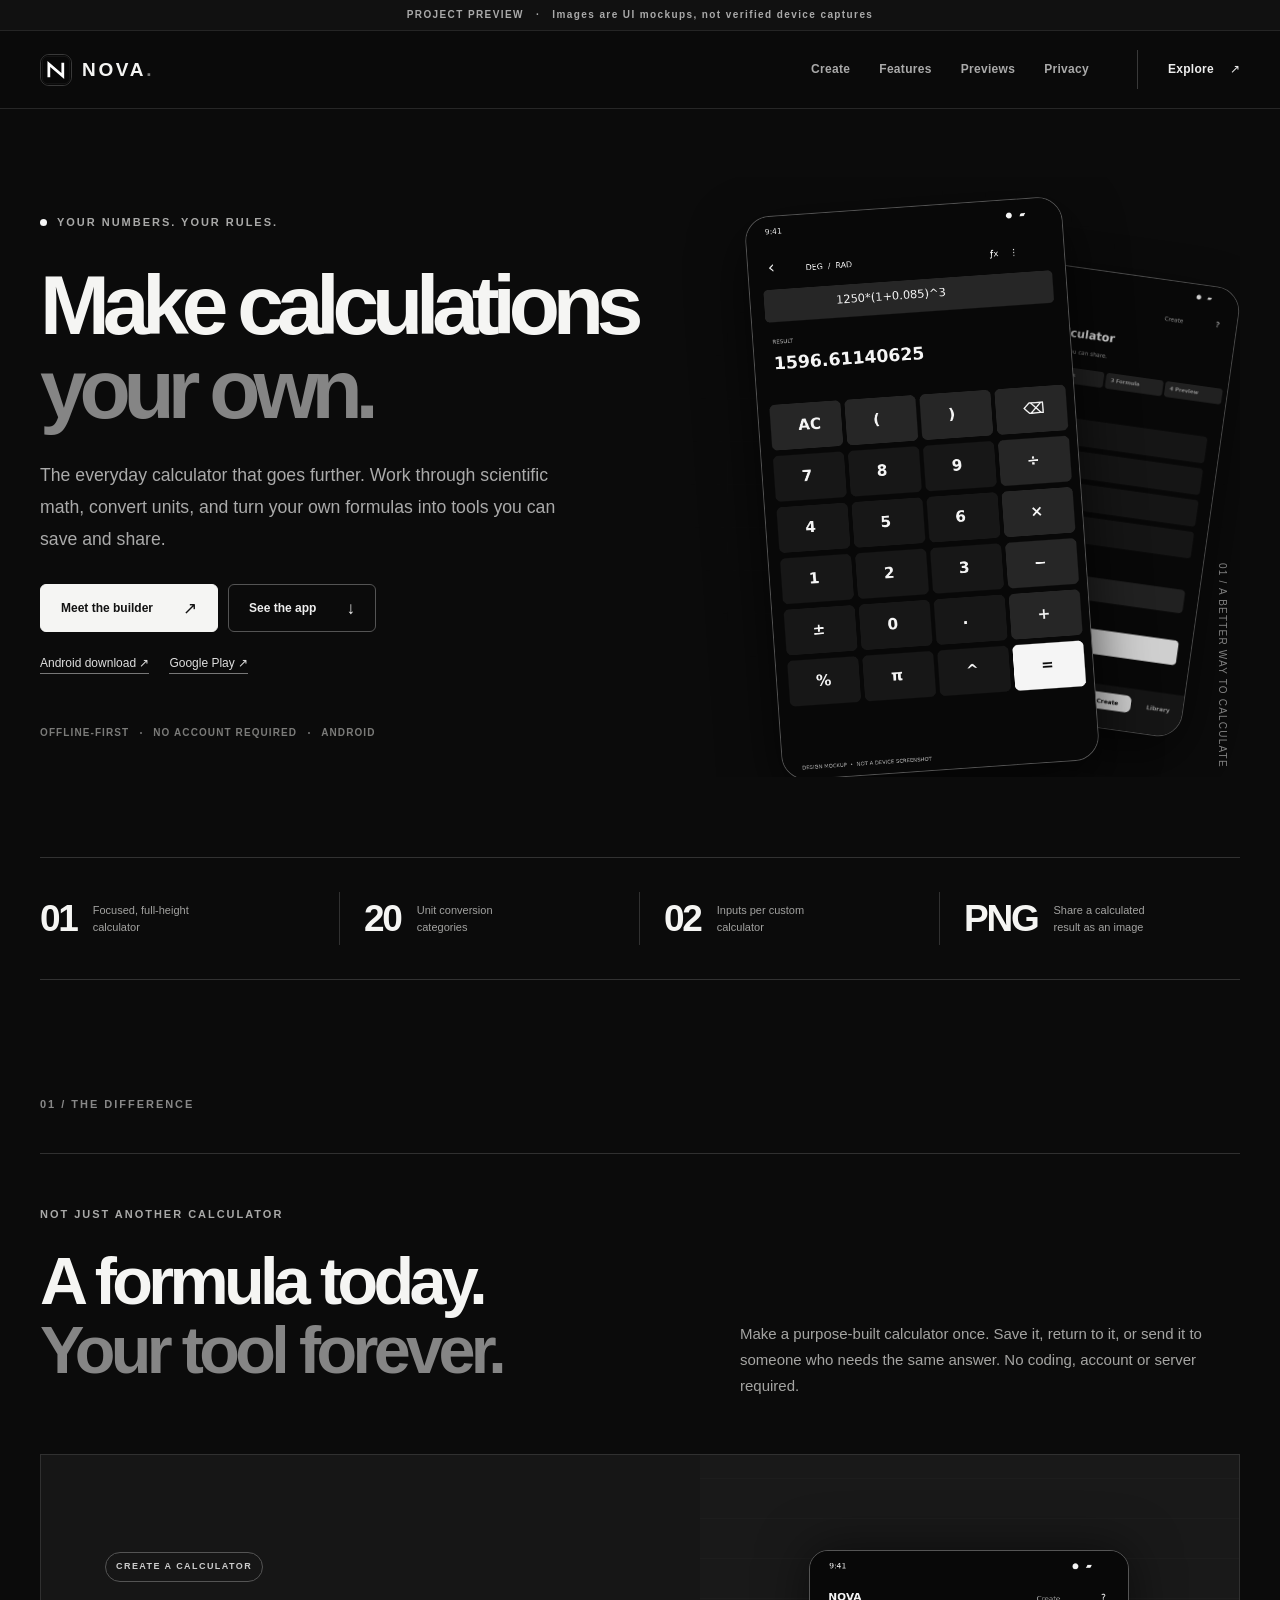
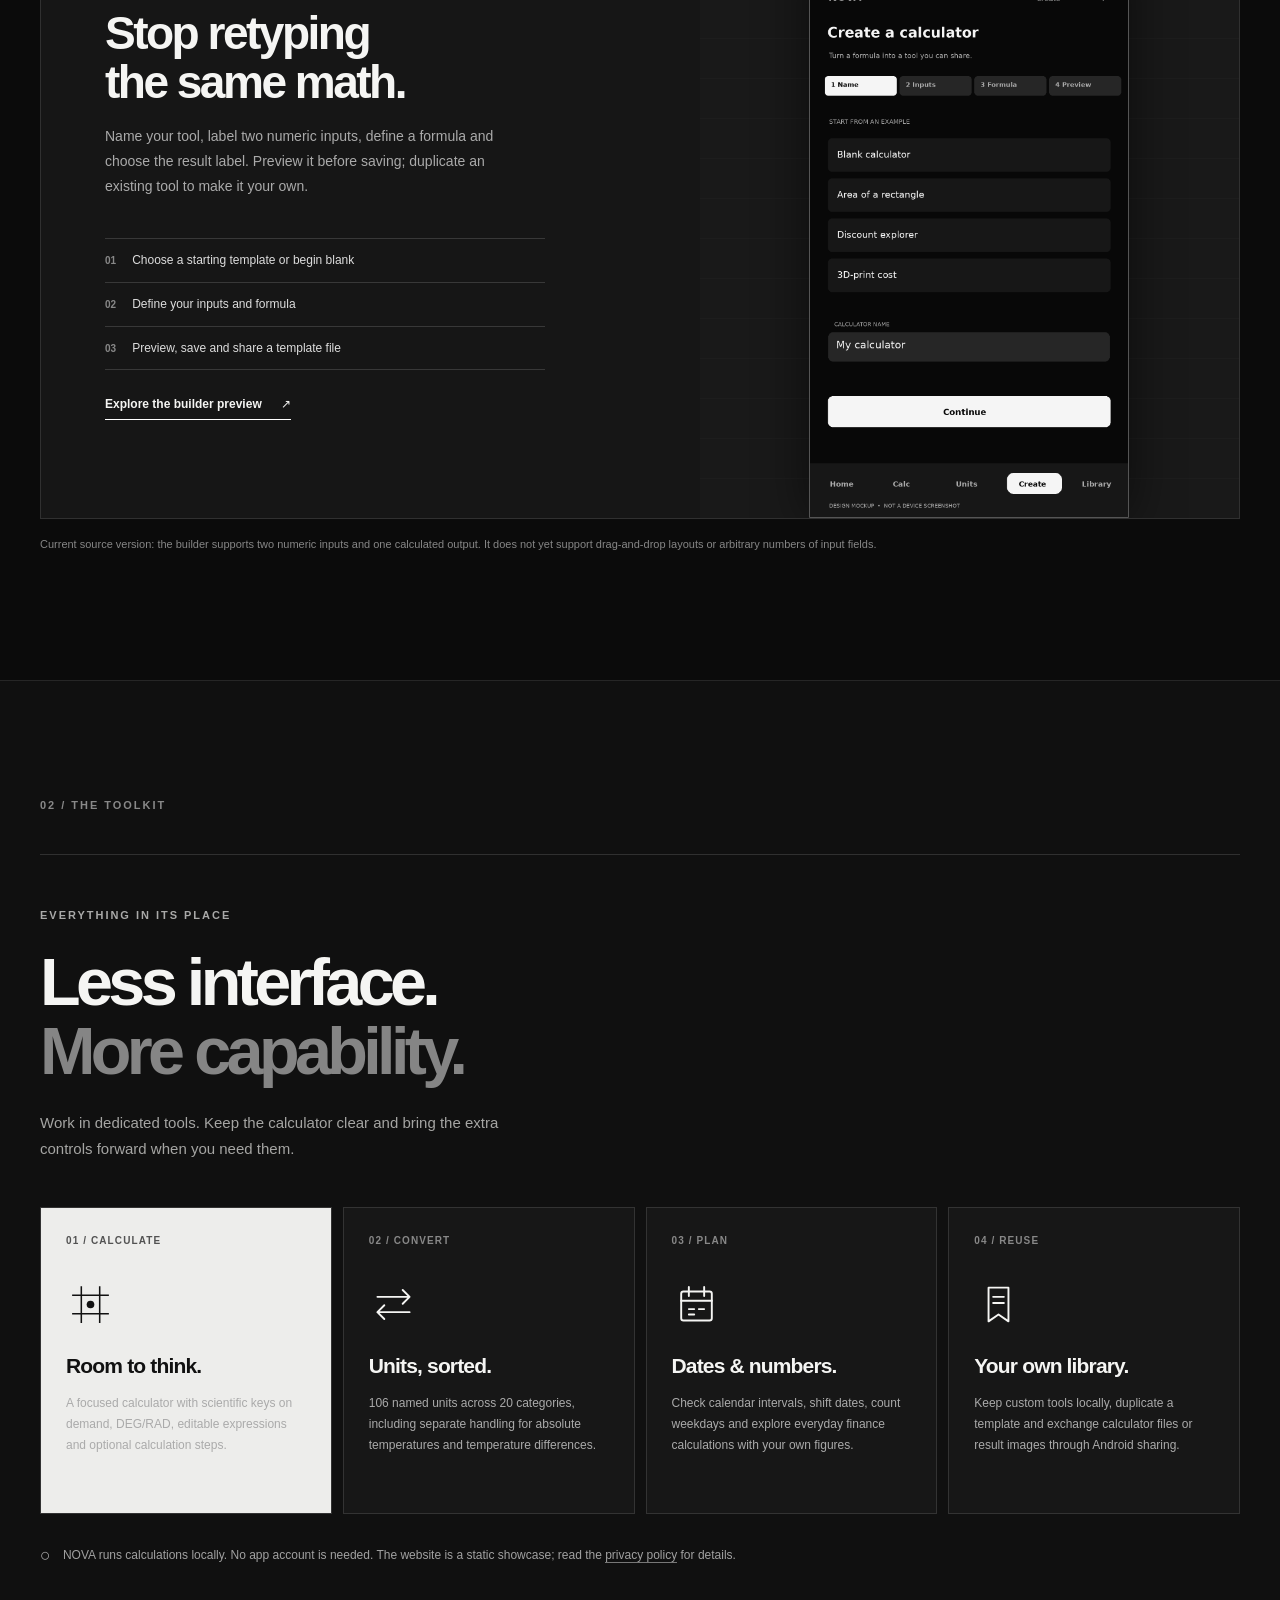
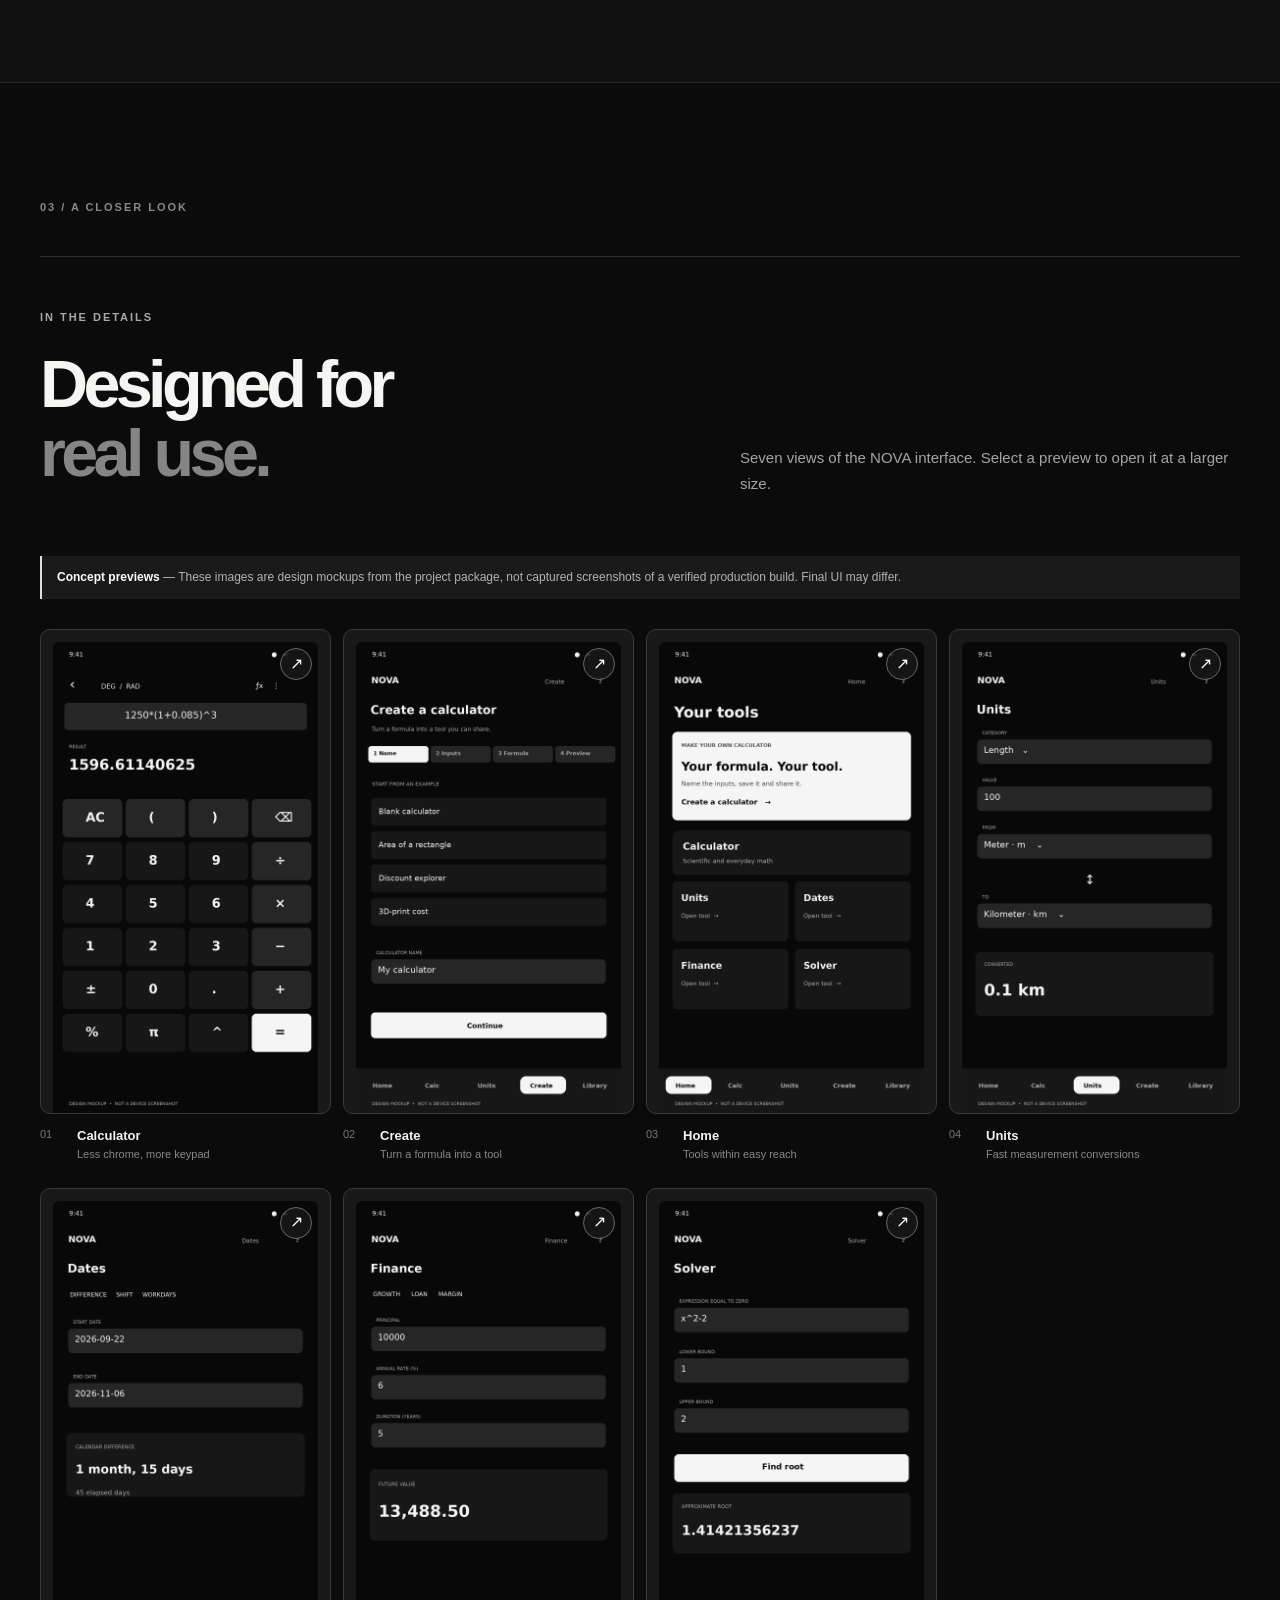
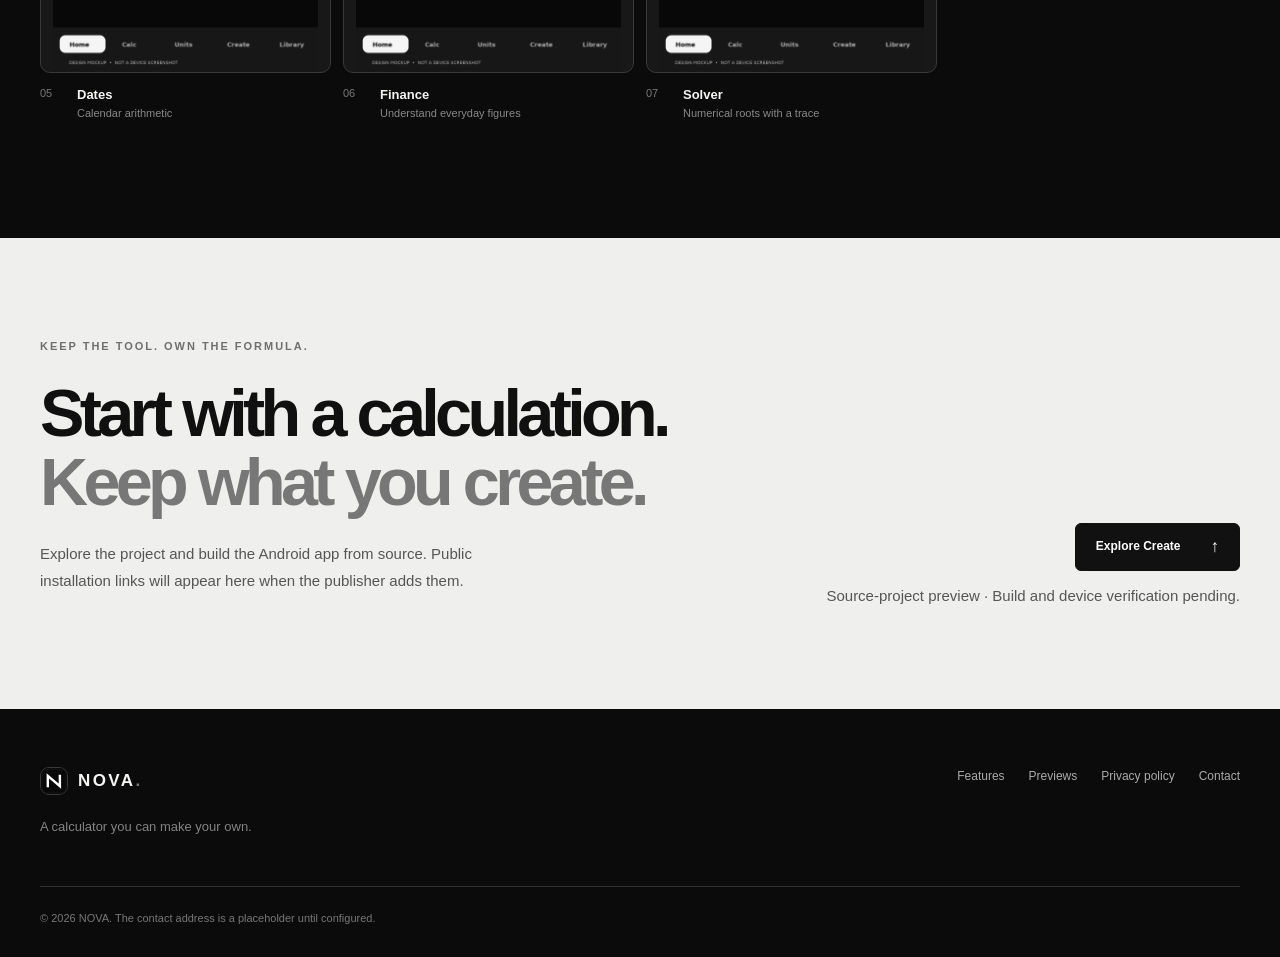
<file: index.html>
<!doctype html>
<html lang="en">
<head>
  <meta charset="utf-8">
  <meta name="viewport" content="width=device-width, initial-scale=1, viewport-fit=cover">
  <meta name="theme-color" content="#0b0b0b">
  <meta name="color-scheme" content="dark">
  <meta name="description" content="NOVA is an offline Android calculator with scientific tools, unit conversions and a no-code builder for reusable, shareable two-input calculators. Explore the app preview.">
  <meta property="og:type" content="website">
  <meta property="og:title" content="NOVA — Make calculations your own">
  <meta property="og:description" content="A focused offline Android calculator, plus a no-code way to build, save and share your own calculation tools.">
  <meta property="og:image" content="assets/og-preview.png">
  <meta name="twitter:card" content="summary_large_image">
  <meta name="twitter:title" content="NOVA — Make calculations your own">
  <meta name="twitter:description" content="An offline Android calculator you can shape around your own formulas.">
  <link rel="icon" type="image/svg+xml" href="assets/icons/nova-icon.svg">
  <link rel="apple-touch-icon" href="assets/icons/nova-icon-512.png">
  <link rel="stylesheet" href="styles.css">
  <script src="config.js" defer></script>
  <script src="site.js" defer></script>
  <title>NOVA — The calculator you can make your own</title>
</head>
<body>
<a class="skip-link" href="#main">Skip to content</a>
<div class="announcement" role="note">PROJECT PREVIEW <span aria-hidden="true">·</span> Images are UI mockups, not verified device captures</div>
<header class="site-header">
  <div class="wrap header-inner">
    <a class="brand" href="#top" aria-label="NOVA home"><img src="assets/icons/nova-icon.svg" width="32" height="32" alt=""/><span>NOVA<span class="brand-dot">.</span></span></a>
    <nav class="nav" aria-label="Main navigation"><a href="#create">Create</a><a href="#features">Features</a><a href="#screenshots">Previews</a><a href="privacy-policy.html">Privacy</a></nav>
    <a class="header-action" href="#screenshots">Explore <span aria-hidden="true">↗</span></a>
  </div>
</header>
<main id="main">
  <section class="hero wrap" id="top" aria-labelledby="hero-title">
    <div class="hero-copy">
      <p class="eyebrow"><span class="pulse" aria-hidden="true"></span> YOUR NUMBERS. YOUR RULES.</p>
      <h1 id="hero-title">Make calculations<br><em>your own.</em></h1>
      <p class="hero-lead">The everyday calculator that goes further. Work through scientific math, convert units, and turn your own formulas into tools you can save and share.</p>
      <div class="hero-actions">
        <a class="button button-white" href="#create">Meet the builder <span aria-hidden="true">↗</span></a>
        <a class="button button-ghost" href="#screenshots">See the app <span aria-hidden="true">↓</span></a>
      </div>
      <div class="release-links" id="release-links" hidden aria-label="Official app links"><a class="text-link" data-link="github" href="#" hidden>Source code <span aria-hidden="true">↗</span></a><a class="text-link" data-link="download" href="#" hidden>Android download <span aria-hidden="true">↗</span></a><a class="text-link" data-link="play" href="#" hidden>Google Play <span aria-hidden="true">↗</span></a></div>
      <div class="hero-foot"><span>OFFLINE-FIRST</span><i aria-hidden="true"></i><span>NO ACCOUNT REQUIRED</span><i aria-hidden="true"></i><span>ANDROID</span></div>
    </div>
    <div class="hero-stage" aria-label="NOVA calculator and builder UI concept previews">
      <div class="stage-grid" aria-hidden="true"></div>
      <div class="hero-shot hero-shot-back"><img src="assets/screenshots/07-builder-MOCKUP.png" alt="NOVA builder screen concept" width="1080" height="1920" decoding="async" fetchpriority="low"></div>
      <div class="hero-shot hero-shot-front"><img src="assets/screenshots/02-calculator-MOCKUP.png" alt="NOVA focused calculator screen concept" width="1080" height="1920" fetchpriority="high"></div>
      <span class="stage-label">01 / A BETTER WAY TO CALCULATE</span>
    </div>
  </section>
  <div class="rule wrap" aria-hidden="true"></div>
  <section class="proof wrap" aria-label="NOVA at a glance"><div><strong>01</strong><span>Focused, full-height calculator</span></div><div><strong>20</strong><span>Unit conversion categories</span></div><div><strong>02</strong><span>Inputs per custom calculator</span></div><div><strong>PNG</strong><span>Share a calculated result as an image</span></div></section>
  <section class="section wrap create-section" id="create" aria-labelledby="create-title">
    <div class="section-index">01 / THE DIFFERENCE</div>
    <div class="section-head split-head"><div><p class="eyebrow">NOT JUST ANOTHER CALCULATOR</p><h2 id="create-title">A formula today.<br><em>Your tool forever.</em></h2></div><p>Make a purpose-built calculator once. Save it, return to it, or send it to someone who needs the same answer. No coding, account or server required.</p></div>
    <div class="builder-showcase">
      <div class="builder-copy"><span class="label-pill">CREATE A CALCULATOR</span><h3>Stop retyping<br>the same math.</h3><p>Name your tool, label two numeric inputs, define a formula and choose the result label. Preview it before saving; duplicate an existing tool to make it your own.</p><ol class="steps"><li><span>01</span> Choose a starting template or begin blank</li><li><span>02</span> Define your inputs and formula</li><li><span>03</span> Preview, save and share a template file</li></ol><a class="inline-link" href="#screenshots">Explore the builder preview <span aria-hidden="true">↗</span></a></div>
      <div class="builder-device"><img src="assets/screenshots/07-builder-MOCKUP.png" alt="Concept preview of the NOVA custom calculator builder, showing a form to define an input-based calculator" width="1080" height="1920" loading="lazy" decoding="async"></div>
    </div>
    <p class="fine-print">Current source version: the builder supports two numeric inputs and one calculated output. It does not yet support drag-and-drop layouts or arbitrary numbers of input fields.</p>
  </section>
  <section class="section feature-section" id="features" aria-labelledby="features-title"><div class="wrap"><div class="section-index">02 / THE TOOLKIT</div><div class="section-head"><p class="eyebrow">EVERYTHING IN ITS PLACE</p><h2 id="features-title">Less interface.<br><em>More capability.</em></h2><p>Work in dedicated tools. Keep the calculator clear and bring the extra controls forward when you need them.</p></div>
    <div class="feature-grid">
      <article class="feature feature-primary"><span class="feature-no">01 / CALCULATE</span><svg viewBox="0 0 64 64" fill="none" aria-hidden="true"><path d="M8 20h48M8 44h48M20 8v48M44 8v48" stroke="currentColor" stroke-width="2"/><circle cx="32" cy="32" r="5" fill="currentColor"/></svg><h3>Room to think.</h3><p>A focused calculator with scientific keys on demand, DEG/RAD, editable expressions and optional calculation steps.</p></article>
      <article class="feature"><span class="feature-no">02 / CONVERT</span><svg viewBox="0 0 64 64" fill="none" aria-hidden="true"><path d="M11 22h42m-9-9 9 9-9 9M53 42H11m9-9-9 9 9 9" stroke="currentColor" stroke-width="2.5" stroke-linecap="round" stroke-linejoin="round"/></svg><h3>Units, sorted.</h3><p>106 named units across 20 categories, including separate handling for absolute temperatures and temperature differences.</p></article>
      <article class="feature"><span class="feature-no">03 / PLAN</span><svg viewBox="0 0 64 64" fill="none" aria-hidden="true"><rect x="12" y="15" width="40" height="38" rx="3" stroke="currentColor" stroke-width="2.5"/><path d="M12 27h40M22 9v12M42 9v12M22 38h7m6 0h7M22 45h7" stroke="currentColor" stroke-width="2.5" stroke-linecap="round"/></svg><h3>Dates &amp; numbers.</h3><p>Check calendar intervals, shift dates, count weekdays and explore everyday finance calculations with your own figures.</p></article>
      <article class="feature"><span class="feature-no">04 / REUSE</span><svg viewBox="0 0 64 64" fill="none" aria-hidden="true"><path d="M19 10h26v44L32 45 19 54V10Z" stroke="currentColor" stroke-width="2.5" stroke-linejoin="round"/><path d="M25 22h14M25 30h14" stroke="currentColor" stroke-width="2.5" stroke-linecap="round"/></svg><h3>Your own library.</h3><p>Keep custom tools locally, duplicate a template and exchange calculator files or result images through Android sharing.</p></article>
    </div>
    <div class="quiet-note"><span aria-hidden="true">○</span><p>NOVA runs calculations locally. No app account is needed. The website is a static showcase; read the <a href="privacy-policy.html">privacy policy</a> for details.</p></div>
  </div></section>
  <section class="section gallery-section wrap" id="screenshots" aria-labelledby="screenshots-title"><div class="section-index">03 / A CLOSER LOOK</div><div class="section-head gallery-head"><div><p class="eyebrow">IN THE DETAILS</p><h2 id="screenshots-title">Designed for<br><em>real use.</em></h2></div><p>Seven views of the NOVA interface. Select a preview to open it at a larger size.</p></div>
    <p class="preview-notice"><strong>Concept previews</strong> — These images are design mockups from the project package, not captured screenshots of a verified production build. Final UI may differ.</p>
    <div class="gallery" id="gallery">
      <figure class="gallery-card"><button class="gallery-open" type="button" data-image="assets/screenshots/02-calculator-MOCKUP.png" data-title="Focused calculator" aria-label="Enlarge focused calculator preview"><img src="assets/screenshots/02-calculator-MOCKUP.png" alt="Monochrome calculator mockup with a full-height keypad" width="1080" height="1920" loading="lazy" decoding="async"><span class="zoom" aria-hidden="true">↗</span></button><figcaption><span>01</span><strong>Calculator</strong><small>Less chrome, more keypad</small></figcaption></figure>
      <figure class="gallery-card"><button class="gallery-open" type="button" data-image="assets/screenshots/07-builder-MOCKUP.png" data-title="Custom calculator builder" aria-label="Enlarge custom calculator builder preview"><img src="assets/screenshots/07-builder-MOCKUP.png" alt="Custom calculator builder concept with formula and numeric input fields" width="1080" height="1920" loading="lazy" decoding="async"><span class="zoom" aria-hidden="true">↗</span></button><figcaption><span>02</span><strong>Create</strong><small>Turn a formula into a tool</small></figcaption></figure>
      <figure class="gallery-card"><button class="gallery-open" type="button" data-image="assets/screenshots/01-home-MOCKUP.png" data-title="Home and quick access" aria-label="Enlarge home preview"><img src="assets/screenshots/01-home-MOCKUP.png" alt="Monochrome NOVA home screen mockup" width="1080" height="1920" loading="lazy" decoding="async"><span class="zoom" aria-hidden="true">↗</span></button><figcaption><span>03</span><strong>Home</strong><small>Tools within easy reach</small></figcaption></figure>
      <figure class="gallery-card"><button class="gallery-open" type="button" data-image="assets/screenshots/03-converter-MOCKUP.png" data-title="Unit converter" aria-label="Enlarge unit converter preview"><img src="assets/screenshots/03-converter-MOCKUP.png" alt="Unit converter mockup showing input, measurement category and converted result" width="1080" height="1920" loading="lazy" decoding="async"><span class="zoom" aria-hidden="true">↗</span></button><figcaption><span>04</span><strong>Units</strong><small>Fast measurement conversions</small></figcaption></figure>
      <figure class="gallery-card"><button class="gallery-open" type="button" data-image="assets/screenshots/04-date-lab-MOCKUP.png" data-title="Date lab" aria-label="Enlarge date lab preview"><img src="assets/screenshots/04-date-lab-MOCKUP.png" alt="Date arithmetic and calendar tool mockup" width="1080" height="1920" loading="lazy" decoding="async"><span class="zoom" aria-hidden="true">↗</span></button><figcaption><span>05</span><strong>Dates</strong><small>Calendar arithmetic</small></figcaption></figure>
      <figure class="gallery-card"><button class="gallery-open" type="button" data-image="assets/screenshots/05-finance-MOCKUP.png" data-title="Finance tools" aria-label="Enlarge finance tools preview"><img src="assets/screenshots/05-finance-MOCKUP.png" alt="Monochrome financial calculation tool mockup" width="1080" height="1920" loading="lazy" decoding="async"><span class="zoom" aria-hidden="true">↗</span></button><figcaption><span>06</span><strong>Finance</strong><small>Understand everyday figures</small></figcaption></figure>
      <figure class="gallery-card"><button class="gallery-open" type="button" data-image="assets/screenshots/06-solver-MOCKUP.png" data-title="Formula solver" aria-label="Enlarge formula solver preview"><img src="assets/screenshots/06-solver-MOCKUP.png" alt="Numerical formula solver concept with input and result" width="1080" height="1920" loading="lazy" decoding="async"><span class="zoom" aria-hidden="true">↗</span></button><figcaption><span>07</span><strong>Solver</strong><small>Numerical roots with a trace</small></figcaption></figure>
    </div>
  </section>
  <section class="section closing"><div class="wrap closing-inner"><div><p class="eyebrow">KEEP THE TOOL. OWN THE FORMULA.</p><h2>Start with a calculation.<br><em>Keep what you create.</em></h2><p>Explore the project and build the Android app from source. Public installation links will appear here when the publisher adds them.</p></div><div class="closing-action"><a class="button button-white" href="#create">Explore Create <span aria-hidden="true">↑</span></a><p class="fine-print">Source-project preview · Build and device verification pending.</p></div></div></section>
</main>
<footer class="footer"><div class="wrap footer-inner"><div><a class="brand footer-brand" href="#top"><img src="assets/icons/nova-icon.svg" width="28" height="28" alt=""><span>NOVA<span class="brand-dot">.</span></span></a><p>A calculator you can make your own.</p></div><nav aria-label="Footer navigation"><a href="#features">Features</a><a href="#screenshots">Previews</a><a href="privacy-policy.html">Privacy policy</a><a data-contact href="mailto:bigbangsoftware@yahoo.com">Contact</a></nav><p class="footer-bottom">© <span id="year">2026</span> NOVA. The contact address is a placeholder until configured.</p></div></footer>
<dialog id="preview-dialog" class="preview-dialog" aria-label="Enlarged screenshot preview"><div class="dialog-top"><p id="preview-title">Preview</p><button type="button" id="close-dialog" aria-label="Close preview">Close <span aria-hidden="true">×</span></button></div><img id="preview-image" alt="" width="1080" height="1920"><p class="dialog-note">Design mockup, not a production device screenshot.</p></dialog>
</body>
</html>
</file>
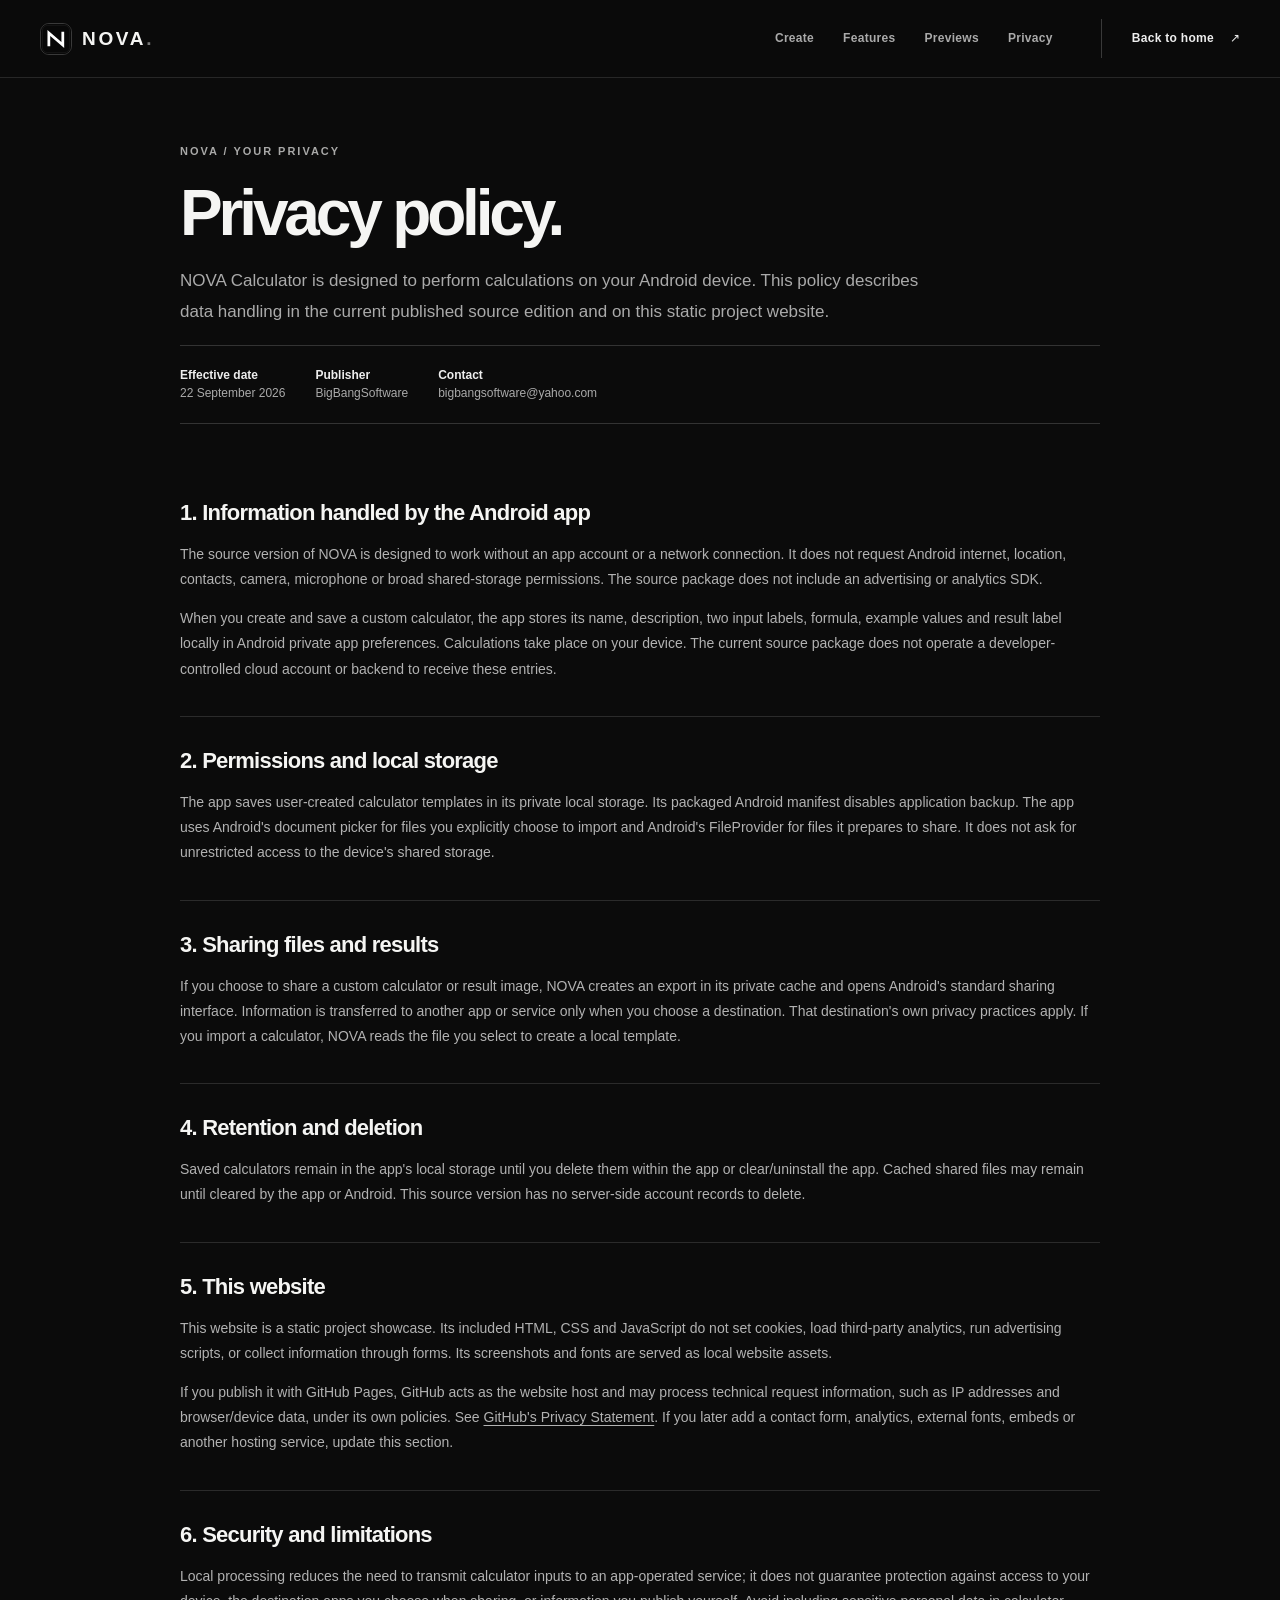
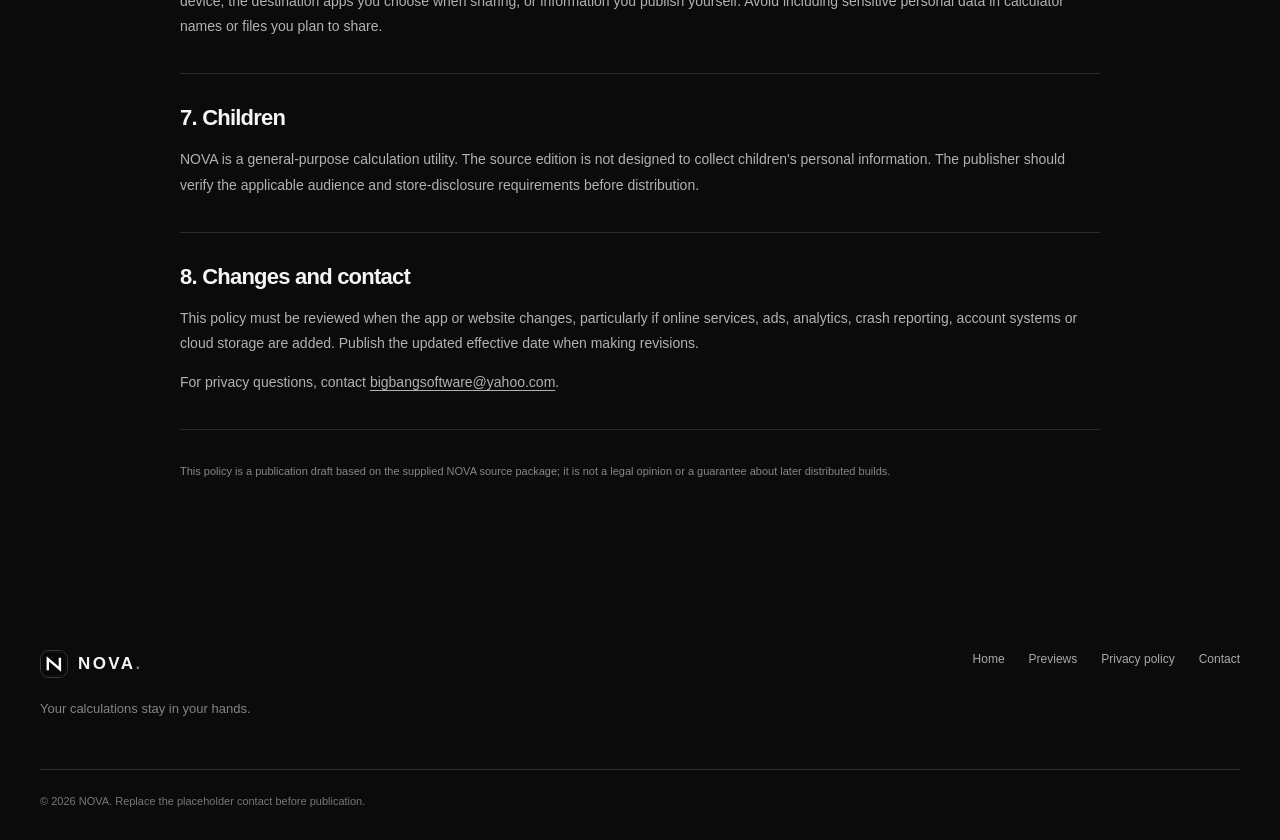
<file: privacy-policy.html>
<!doctype html>
<html lang="en">
<head>
  <meta charset="utf-8">
  <meta name="viewport" content="width=device-width,initial-scale=1,viewport-fit=cover">
  <meta name="theme-color" content="#0b0b0b">
  <meta name="color-scheme" content="dark">
  <meta name="description" content="Privacy policy for the NOVA offline Android calculator and its informational GitHub Pages website.">
  <link rel="icon" type="image/svg+xml" href="assets/icons/nova-icon.svg">
  <link rel="stylesheet" href="styles.css">
  <script src="config.js" defer></script>
  <script src="site.js" defer></script>
  <title>Privacy Policy — NOVA Calculator</title>
</head>
<body>
<a class="skip-link" href="#main">Skip to content</a>
<header class="site-header"><div class="wrap header-inner"><a class="brand" href="index.html" aria-label="NOVA home"><img src="assets/icons/nova-icon.svg" width="32" height="32" alt=""><span>NOVA<span class="brand-dot">.</span></span></a><nav class="nav" aria-label="Main navigation"><a href="index.html#create">Create</a><a href="index.html#features">Features</a><a href="index.html#screenshots">Previews</a><a href="privacy-policy.html" aria-current="page">Privacy</a></nav><a class="header-action" href="index.html">Back to home <span aria-hidden="true">↗</span></a></div></header>
<main id="main" class="policy-page wrap"><p class="eyebrow">NOVA / YOUR PRIVACY</p><h1>Privacy policy.</h1><p class="lead">NOVA Calculator is designed to perform calculations on your Android device. This policy describes data handling in the current published source edition and on this static project website.</p>
  <div class="policy-meta"><span><strong>Effective date</strong><time datetime="2026-09-22">22 September 2026</time></span><span><strong>Publisher</strong>BigBangSoftware</span><span><strong>Contact</strong><a data-contact data-show-email="true" href="mailto:bigbangsoftware@yahoo.com">bigbangsoftware@yahoo.com</a> </span></div>
  <div class="policy-content">
    <section><h2>1. Information handled by the Android app</h2><p>The source version of NOVA is designed to work without an app account or a network connection. It does not request Android internet, location, contacts, camera, microphone or broad shared-storage permissions. The source package does not include an advertising or analytics SDK.</p><p>When you create and save a custom calculator, the app stores its name, description, two input labels, formula, example values and result label locally in Android private app preferences. Calculations take place on your device. The current source package does not operate a developer-controlled cloud account or backend to receive these entries.</p></section>
    <section><h2>2. Permissions and local storage</h2><p>The app saves user-created calculator templates in its private local storage. Its packaged Android manifest disables application backup. The app uses Android's document picker for files you explicitly choose to import and Android's FileProvider for files it prepares to share. It does not ask for unrestricted access to the device's shared storage.</p></section>
    <section><h2>3. Sharing files and results</h2><p>If you choose to share a custom calculator or result image, NOVA creates an export in its private cache and opens Android's standard sharing interface. Information is transferred to another app or service only when you choose a destination. That destination's own privacy practices apply. If you import a calculator, NOVA reads the file you select to create a local template.</p></section>
    <section><h2>4. Retention and deletion</h2><p>Saved calculators remain in the app's local storage until you delete them within the app or clear/uninstall the app. Cached shared files may remain until cleared by the app or Android. This source version has no server-side account records to delete.</p></section>
    <section><h2>5. This website</h2><p>This website is a static project showcase. Its included HTML, CSS and JavaScript do not set cookies, load third-party analytics, run advertising scripts, or collect information through forms. Its screenshots and fonts are served as local website assets.</p><p>If you publish it with GitHub Pages, GitHub acts as the website host and may process technical request information, such as IP addresses and browser/device data, under its own policies. See <a href="https://docs.github.com/en/site-policy/privacy-policies/github-general-privacy-statement" target="_blank" rel="noopener noreferrer">GitHub's Privacy Statement</a>. If you later add a contact form, analytics, external fonts, embeds or another hosting service, update this section.</p></section>
    <section><h2>6. Security and limitations</h2><p>Local processing reduces the need to transmit calculator inputs to an app-operated service; it does not guarantee protection against access to your device, the destination apps you choose when sharing, or information you publish yourself. Avoid including sensitive personal data in calculator names or files you plan to share.</p></section>
    <section><h2>7. Children</h2><p>NOVA is a general-purpose calculation utility. The source edition is not designed to collect children's personal information. The publisher should verify the applicable audience and store-disclosure requirements before distribution.</p></section>
    <section><h2>8. Changes and contact</h2><p>This policy must be reviewed when the app or website changes, particularly if online services, ads, analytics, crash reporting, account systems or cloud storage are added. Publish the updated effective date when making revisions.</p><p>For privacy questions, contact <a data-contact data-show-email="true" href="mailto:bigbangsoftware@yahoo.com">bigbangsoftware@yahoo.com</a>.</p></section>
  </div>
  <p class="fine-print" style="margin-top:32px">This policy is a publication draft based on the supplied NOVA source package; it is not a legal opinion or a guarantee about later distributed builds.</p>
</main>
<footer class="footer"><div class="wrap footer-inner"><div><a class="brand footer-brand" href="index.html"><img src="assets/icons/nova-icon.svg" width="28" height="28" alt=""><span>NOVA<span class="brand-dot">.</span></span></a><p>Your calculations stay in your hands.</p></div><nav aria-label="Footer navigation"><a href="index.html">Home</a><a href="index.html#screenshots">Previews</a><a href="privacy-policy.html">Privacy policy</a><a data-contact href="mailto:bigbangsoftware@yahoo.com">Contact</a></nav><p class="footer-bottom">© <span id="year">2026</span> NOVA. Replace the placeholder contact before publication.</p></div></footer>
</body>
</html>
</file>
<file: styles.css>
:root{color-scheme:dark;--bg:#0b0b0b;--bg-2:#111;--panel:#161616;--panel2:#1e1e1e;--line:#323232;--ink:#f5f5f3;--muted:#a5a5a3;--soft:#727270;--signal:#f0b949;--width:1240px;font-synthesis:none}*{box-sizing:border-box}html{scroll-behavior:smooth;scroll-padding-top:96px}body{margin:0;background:var(--bg);color:var(--ink);font:16px/1.55 -apple-system,BlinkMacSystemFont,"Segoe UI",Inter,Arial,sans-serif;-webkit-font-smoothing:antialiased}a{color:inherit;text-decoration:none}button{font:inherit}button,a{-webkit-tap-highlight-color:transparent}a:focus-visible,button:focus-visible{outline:2px solid var(--ink);outline-offset:5px}::selection{color:var(--bg);background:var(--ink)}img{display:block;max-width:100%}.wrap{width:min(var(--width),calc(100% - 80px));margin-inline:auto}.skip-link{position:absolute;left:12px;top:-100px;background:white;color:black;padding:12px;z-index:100}.skip-link:focus{top:12px}.announcement{border-bottom:1px solid #252525;background:#111;text-align:center;min-height:31px;padding:7px 14px;font-size:10px;font-weight:750;line-height:1.5;letter-spacing:.14em;color:#aaa}.announcement span{padding:0 8px}.site-header{position:sticky;z-index:50;top:0;background:rgba(11,11,11,.93);border-bottom:1px solid #272727;backdrop-filter:blur(18px);-webkit-backdrop-filter:blur(18px)}.header-inner{height:77px;display:flex;align-items:center;gap:38px}.brand{display:inline-flex;align-items:center;gap:10px;font-size:19px;letter-spacing:.14em;font-weight:860;line-height:1}.brand img{border:1px solid #393939;border-radius:9px}.brand-dot{color:#777}.nav{display:flex;gap:29px;align-items:center;margin-left:auto}.nav a,.header-action{font-size:12px;font-weight:650;color:#aaa;letter-spacing:.025em;transition:color .18s}.nav a:hover,.header-action:hover{color:#fff}.header-action{padding:10px 0 10px 30px;margin-left:10px;border-left:1px solid #393939;color:#eee}.header-action span{margin-left:12px}.hero{min-height:692px;display:grid;grid-template-columns:1.03fr 1fr;gap:42px;align-items:center;padding-block:68px 80px}.hero-copy{position:relative;z-index:2}.eyebrow,.section-index,.feature-no{font-weight:750;letter-spacing:.18em;font-size:11px;color:#a9a9a8}.eyebrow{display:flex;align-items:center;gap:10px}.pulse{width:7px;height:7px;background:#f7f7f7;border-radius:50%}.hero h1,h2,h3,p{margin-top:0}.hero h1{font-size:clamp(56px,6.55vw,102px);letter-spacing:-.085em;line-height:1.005;font-weight:750;margin:32px 0 29px;white-space:nowrap}.hero h1 em,h2 em{font-style:normal;color:#858585}.hero-lead{max-width:525px;font-size:clamp(16px,1.38vw,18px);line-height:1.8;color:#aaa;margin-bottom:29px}.hero-actions{display:flex;gap:10px;flex-wrap:wrap}.button{min-height:48px;padding:13px 20px;display:inline-flex;align-items:center;justify-content:space-between;gap:30px;border:1px solid #545454;border-radius:6px;font-size:12px;font-weight:750;transition:background .18s,color .18s,border-color .18s,transform .18s}.button:hover{transform:translateY(-2px)}.button-white{background:#f5f5f3;color:#121212;border-color:#f5f5f3}.button-white:hover{background:#d8d8d6;border-color:#d8d8d6}.button-ghost{background:transparent;color:#eee}.button-ghost:hover{background:#242424}.button span{font-size:17px;line-height:1}.release-links{display:flex;flex-wrap:wrap;gap:20px;margin-top:22px}.release-links[hidden]{display:none}.text-link{border-bottom:1px solid #777;font-size:12px;color:#dfdfdf}.text-link[hidden]{display:none}.hero-foot{margin-top:51px;display:flex;flex-wrap:wrap;align-items:center;gap:11px;color:#7b7b79;font-size:10px;letter-spacing:.11em;font-weight:750}.hero-foot i{height:2px;width:2px;background:#777;border-radius:50%}.hero-stage{height:600px;position:relative;display:flex;justify-content:center;align-items:center;overflow:hidden;isolation:isolate}.stage-grid{position:absolute;inset:6px;background-image:linear-gradient(#191919 1px,transparent 1px),linear-gradient(90deg,#191919 1px,transparent 1px);background-size:43px 43px;mask-image:radial-gradient(ellipse closest-side,#000,transparent 98%);opacity:.55}.hero-shot{position:absolute;overflow:hidden;border:1px solid #535353;border-radius:25px;background:#000;box-shadow:0 20px 55px #000a;aspect-ratio:9/16}.hero-shot img{width:100%;height:100%;object-fit:cover}.hero-shot-front{height:565px;left:15%;bottom:6px;z-index:2;transform:rotate(-4deg)}.hero-shot-back{height:454px;right:5%;bottom:53px;transform:rotate(8deg);opacity:.84}.stage-label{position:absolute;bottom:9px;right:10px;font-size:10px;letter-spacing:.12em;color:#818181;writing-mode:vertical-rl}.rule{border-top:1px solid var(--line)}.proof{display:grid;grid-template-columns:repeat(4,1fr);padding:34px 0;border-bottom:1px solid var(--line)}.proof>div{display:flex;align-items:center;gap:16px;padding:8px 24px;border-right:1px solid #313131}.proof>div:first-child{padding-left:0}.proof>div:last-child{border:0}.proof strong{font-size:37px;line-height:1;font-weight:650;letter-spacing:-.06em}.proof span{color:#a2a2a0;font-size:11px;line-height:1.5;max-width:112px}.section{padding-block:116px}.section-index{padding-bottom:40px;border-bottom:1px solid #303030;margin-bottom:52px;color:#888}.section-head{max-width:700px;margin-bottom:44px}.section-head h2,.closing h2{font-size:clamp(43px,5.2vw,78px);letter-spacing:-.07em;line-height:1.04;font-weight:730;margin:24px 0}.section-head>p:last-child,.split-head>p,.closing p:not(.eyebrow){color:var(--muted);line-height:1.75;font-size:15px;max-width:500px}.split-head{max-width:none;display:flex;gap:55px;justify-content:space-between;align-items:end}.split-head>p{max-width:380px;margin-bottom:10px}.builder-showcase{display:grid;grid-template-columns:1.1fr .9fr;min-height:665px;border:1px solid #303030;background:var(--panel);overflow:hidden}.builder-copy{padding:clamp(30px,5vw,76px);display:flex;flex-direction:column;align-items:start;justify-content:center}.label-pill{border:1px solid #545454;padding:7px 10px;border-radius:30px;font-size:9px;letter-spacing:.16em;font-weight:750;color:#ccc}.builder-copy h3{font-size:clamp(32px,3.6vw,53px);line-height:1.05;letter-spacing:-.055em;margin:27px 0 18px}.builder-copy>p{max-width:425px;color:#aaa;line-height:1.8;font-size:14px}.steps{list-style:none;padding:0;width:100%;margin:25px 0;max-width:440px}.steps li{display:flex;gap:16px;border-top:1px solid #383838;padding:12px 0;color:#ddd;font-size:12px}.steps li:last-child{border-bottom:1px solid #383838}.steps span{color:#888;font-size:10px;font-weight:750;margin-top:2px}.inline-link{display:inline-flex;align-items:center;gap:19px;border-bottom:1px solid white;padding-bottom:5px;font-size:12px;font-weight:720}.builder-device{display:flex;align-items:end;justify-content:center;min-height:640px;padding:35px 20px 0;background:repeating-linear-gradient(0deg,#191919,#191919 39px,#212121 40px)}.builder-device img{width:clamp(245px,66%,320px);height:auto;max-height:630px;object-fit:contain;object-position:bottom;border:1px solid #555;border-radius:19px 19px 0 0;box-shadow:0 0 50px #0008}.fine-print{color:#868686;font-size:11px;line-height:1.65}.create-section>.fine-print{margin-top:16px}.feature-section{background:#101010;border-top:1px solid #262626;border-bottom:1px solid #262626}.feature-grid{display:grid;grid-template-columns:repeat(4,minmax(0,1fr));gap:11px}.feature{min-height:307px;border:1px solid #333;background:#171717;padding:25px;display:flex;flex-direction:column;align-items:start;transition:border-color .2s,transform .2s}.feature:hover{border-color:#777;transform:translateY(-3px)}.feature-primary{background:#ededeb;color:#111}.feature-primary .feature-no{color:#525252}.feature-primary p{color:#555}.feature svg{height:49px;width:49px;margin:32px 0 21px}.feature h3{font-size:21px;letter-spacing:-.04em;margin:0 0 10px}.feature p{color:#aaa;font-size:12px;line-height:1.75;margin:0}.feature-no{font-size:10px;letter-spacing:.11em;color:#888}.quiet-note{display:flex;align-items:start;gap:12px;margin-top:32px;color:#a1a1a1;font-size:12px}.quiet-note span{font-size:18px;line-height:1.1}.quiet-note p{margin:0}.quiet-note a{border-bottom:1px solid #777}.gallery-head{max-width:none;display:flex;justify-content:space-between;gap:30px;align-items:end}.gallery-head>p{max-width:315px}.preview-notice{padding:12px 15px;border-left:2px solid #ddd;background:#1a1a1a;color:#b2b2b2;font-size:12px;line-height:1.6;margin:0 0 30px}.preview-notice strong{color:white}.gallery{display:grid;grid-template-columns:repeat(4,minmax(0,1fr));gap:24px 12px}.gallery-card{margin:0;min-width:0}.gallery-open{width:100%;display:block;position:relative;border:1px solid #393939;border-radius:10px;background:#181818;padding:12px 12px 0;cursor:zoom-in;overflow:hidden;transition:border-color .2s,transform .2s}.gallery-open:hover{border-color:#aaa;transform:translateY(-3px)}.gallery-open img{width:100%;height:auto;aspect-ratio:9/16;object-fit:contain;object-position:bottom;border-radius:6px 6px 0 0}.zoom{position:absolute;right:18px;top:18px;border:1px solid #666;background:#171717e0;border-radius:50%;height:32px;width:32px;display:grid;place-items:center}.gallery-card figcaption{padding-top:12px;display:grid;grid-template-columns:32px 1fr;gap:0 5px}.gallery-card figcaption>span{grid-row:1/3;color:#777;font-size:11px}.gallery-card figcaption strong{font-size:13px;font-weight:670}.gallery-card figcaption small{font-size:11px;color:#888}.closing{padding-block:100px;background:#efefed;color:#101010}.closing-inner{display:flex;justify-content:space-between;gap:30px;align-items:end}.closing h2 em{color:#777}.closing p:not(.eyebrow){color:#565656}.closing .eyebrow{color:#6f6f6f}.closing-action{display:flex;align-items:end;flex-direction:column;gap:12px}.closing-action .button-white{background:#111;color:#fff;border-color:#111;min-width:165px}.closing-action .button-white:hover{background:#414141}.closing-action .fine-print{text-align:right;margin:0;max-width:250px}.footer{padding:58px 0 30px}.footer-inner{display:grid;grid-template-columns:1fr 1fr;gap:36px}.footer-brand{font-size:17px}.footer-inner>div>p{color:#838383;font-size:13px;margin-top:14px}.footer nav{display:flex;justify-content:flex-end;flex-wrap:wrap;gap:15px 24px}.footer nav a{font-size:12px;color:#aaa}.footer nav a:hover{color:white}.footer-bottom{grid-column:1/-1;border-top:1px solid #333;padding-top:23px;color:#777;font-size:11px;margin:0}.preview-dialog{border:1px solid #515151;border-radius:12px;background:#111;color:white;padding:13px;width:min(94vw,500px);max-height:94dvh;overflow:auto;box-shadow:0 15px 110px #000d}.preview-dialog::backdrop{background:#000d;backdrop-filter:blur(5px)}.dialog-top{display:flex;justify-content:space-between;align-items:center;gap:12px;padding:5px 8px 13px;border-bottom:1px solid #333}.dialog-top p{font-size:13px;font-weight:700;margin:0}.dialog-top button{border:1px solid #555;padding:6px 10px;border-radius:5px;background:#212121;color:white;cursor:pointer;font-size:12px}.dialog-top button span{font-size:18px;padding-left:8px}.preview-dialog img{height:min(70dvh,750px);width:auto;max-width:100%;margin:12px auto;object-fit:contain}.dialog-note{text-align:center;color:#9b9b9b;font-size:11px;margin:10px 0 2px}.policy-page{padding-block:65px 100px;max-width:920px}.policy-page h1{font-size:clamp(38px,5vw,66px);letter-spacing:-.065em;line-height:1.1;margin:18px 0}.policy-page .lead{max-width:740px;font-size:17px;color:#aaa;line-height:1.8}.policy-alert{border:1px solid #6b5b34;background:#221e16;padding:18px;color:#e9ce96;font-size:13px;margin:26px 0}.policy-meta{display:flex;gap:30px;flex-wrap:wrap;padding:20px 0;border-top:1px solid #333;border-bottom:1px solid #333;color:#aaa;font-size:12px}.policy-meta strong{display:block;color:#eee}.policy-content{margin-top:45px}.policy-content section{padding:15px 0 20px;border-bottom:1px solid #2b2b2b}.policy-content h2{font-size:22px;letter-spacing:-.035em;margin:12px 0}.policy-content p,.policy-content li{font-size:14px;color:#b2b2b2;line-height:1.8}.policy-content a{text-decoration:underline;text-underline-offset:3px}.policy-content ul{padding-left:22px}.policy-content li{margin-bottom:6px}@media(max-width:1100px){.hero h1{font-size:clamp(50px,6.2vw,77px)}.hero-stage{height:540px}.hero-shot-front{height:485px}.hero-shot-back{height:405px}.feature-grid{grid-template-columns:repeat(2,1fr)}.gallery{grid-template-columns:repeat(3,minmax(0,1fr))}}@media(max-width:760px){.wrap{width:min(100% - 38px,640px)}.header-inner{height:65px;gap:15px}.brand{font-size:16px}.brand img{height:29px;width:29px}.nav{gap:17px;margin-left:auto}.nav a{font-size:11px}.nav a:nth-child(2),.nav a:nth-child(3){display:none}.header-action{display:none}.announcement{font-size:8px;letter-spacing:.09em}.hero{grid-template-columns:1fr;min-height:auto;padding-block:58px 40px;gap:20px}.hero h1{font-size:clamp(50px,11vw,78px);white-space:normal;margin:22px 0}.hero-lead{font-size:15px}.hero-foot{margin-top:30px;font-size:9px}.hero-stage{height:430px}.hero-shot-front{height:410px;left:18%}.hero-shot-back{height:335px;right:10%;bottom:35px}.stage-label{right:0;font-size:8px}.proof{grid-template-columns:repeat(2,1fr);gap:12px 0;padding-block:22px}.proof>div{padding:8px 14px}.proof>div:first-child{padding-left:0}.proof>div:nth-child(2){border-right:0}.proof>div:nth-child(3){padding-left:0}.proof strong{font-size:30px}.section{padding-block:76px}.section-index{margin-bottom:32px;padding-bottom:25px}.section-head h2,.closing h2{font-size:clamp(40px,9vw,60px)}.split-head,.gallery-head{display:block}.split-head>p,.gallery-head>p{max-width:580px}.builder-showcase{grid-template-columns:1fr}.builder-copy{padding:34px 25px}.builder-device{min-height:460px;padding-top:24px}.builder-device img{width:240px;max-height:490px}.feature-grid{gap:9px}.feature{min-height:270px;padding:20px}.feature h3{font-size:19px}.feature svg{width:40px;height:40px;margin:21px 0}.gallery{grid-template-columns:repeat(2,minmax(0,1fr));gap:25px 10px}.gallery-open{padding:7px 7px 0}.gallery-card figcaption{grid-template-columns:23px 1fr}.closing-inner{display:block}.closing-action{align-items:start}.closing-action .fine-print{text-align:left}.footer-inner{grid-template-columns:1fr;gap:14px}.footer nav{justify-content:start;gap:14px 21px}.footer-bottom{grid-column:1}}@media(max-width:400px){.hero h1{font-size:47px}.hero-shot-front{left:9%;height:385px}.hero-shot-back{right:1%;height:315px}.hero-stage{height:405px}.feature-grid{grid-template-columns:1fr}.feature{min-height:215px}.nav a{font-size:10px}}@media(prefers-reduced-motion:reduce){html{scroll-behavior:auto}*,*::before,*::after{transition:none!important;animation:none!important}}
</file>
